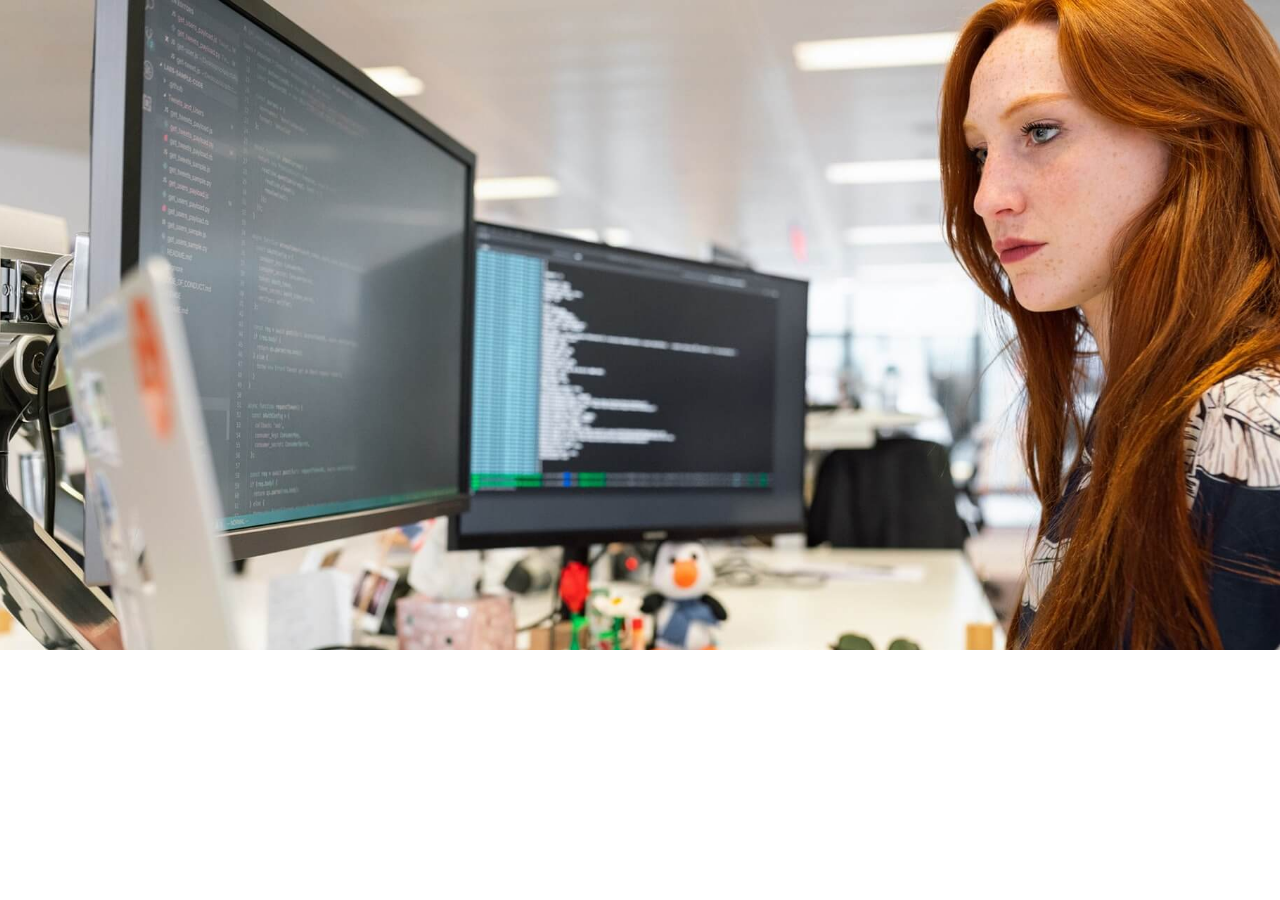
<file: html/background.html>
<!doctype html>
<html lang="en">
  <head>
    <meta charset="UTF-8" />
    <meta name="viewport" content="width=device-width, initial-scale=1.0" />
    <title>background</title>
    <link rel="stylesheet" href="../style.css" />
    <link rel="stylesheet" href="../css/background.css" />
  </head>
  <body>
    <div class="bg"></div>
  </body>
</html>
</file>
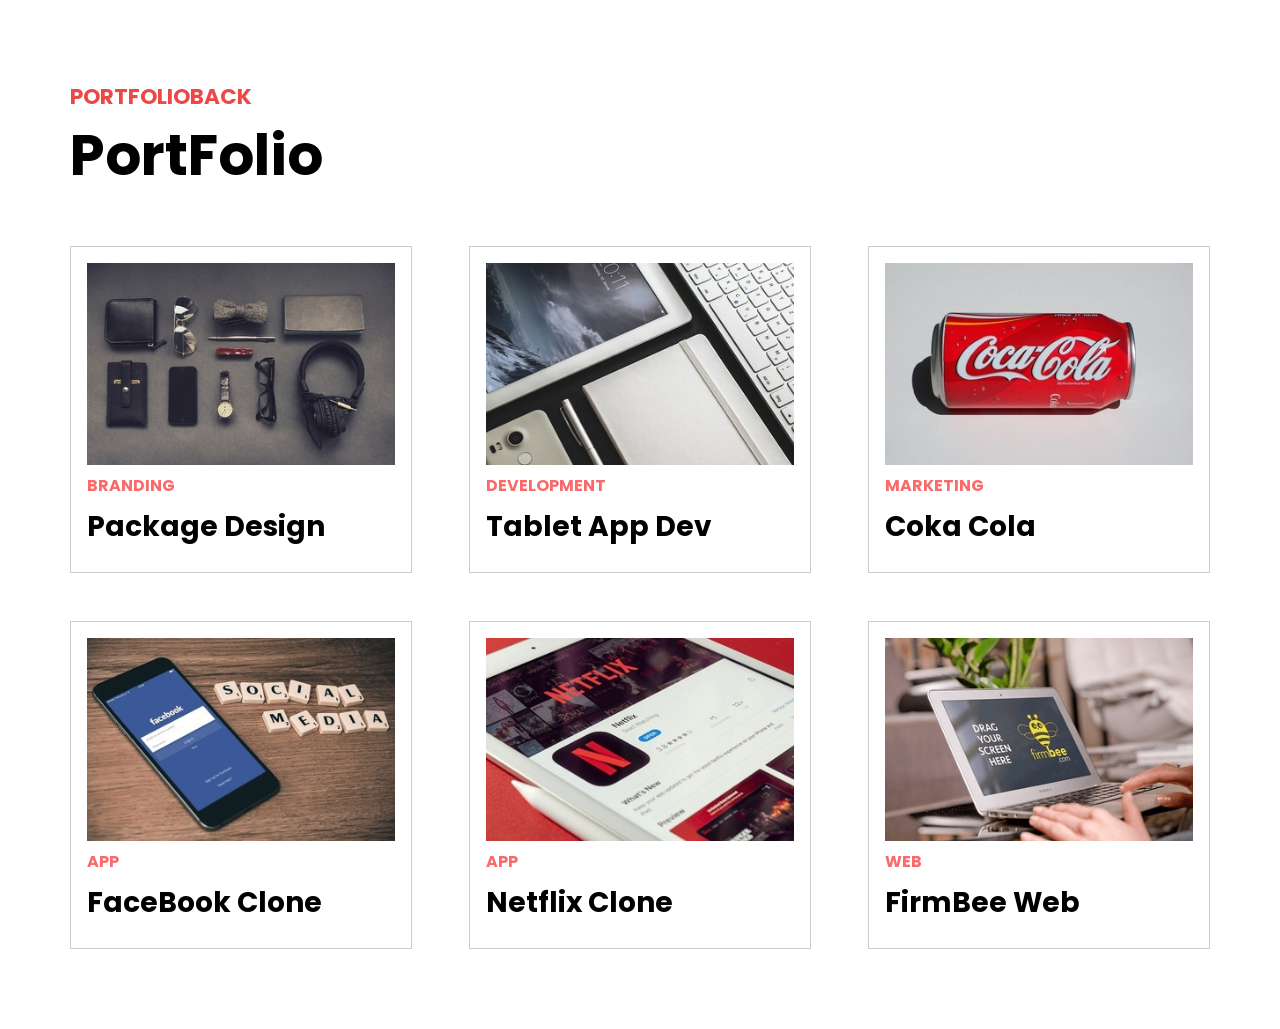
<file: html/portfolio.html>
<!doctype html>
<html lang="en">
  <head>
    <meta charset="UTF-8" />
    <meta name="viewport" content="width=device-width, initial-scale=1.0" />
    <title>PortFolio</title>
    <link rel="stylesheet" href="../style.css" />
    <link rel="stylesheet" href="../css/portfolio.css" />
  </head>
  <body>
    <section id="portfolio">
      <div class="container">
        <div class="title">
          <h4>PORTFOLIOBACK</h4>
          <h2>PortFolio</h2>
        </div>
        <div class="portfolio-me">
          <div class="portfolio-inner">
            <img src="../images/mock1.png" alt="샘플 이미지1" />
            <strong>BRANDING</strong>
            <h3>Package Design</h3>
          </div>
          <div class="portfolio-inner">
            <img src="../images/mock2.png" alt="샘플 이미지2" />
            <strong>DEVELOPMENT</strong>
            <h3>Tablet App Dev</h3>
          </div>
          <div class="portfolio-inner">
            <img src="../images/mock3.png" alt="샘플 이미지3" />
            <strong>MARKETING</strong>
            <h3>Coka Cola</h3>
          </div>
          <div class="portfolio-inner">
            <img src="../images/mock4.png" alt="샘플 이미지4" />
            <strong>APP</strong>
            <h3>FaceBook Clone</h3>
          </div>
          <div class="portfolio-inner">
            <img src="../images/mock5.png" alt="샘플 이미지5" />
            <strong>APP</strong>
            <h3>Netflix Clone</h3>
          </div>
          <div class="portfolio-inner">
            <img src="../images/mock6.png" alt="샘플 이미지6" />
            <strong>WEB</strong>
            <h3>FirmBee Web</h3>
          </div>
        </div>
      </div>
    </section>
  </body>
</html>
</file>
<file: style.css>
@import url("https://fonts.googleapis.com/css2?family=Poppins:ital,wght@0,100;0,200;0,300;0,400;0,500;0,600;0,700;0,800;0,900;1,100;1,200;1,300;1,400;1,500;1,600;1,700;1,800;1,900&family=Varela+Round&display=swap");

* {
  margin: 0;
  padding: 0;
  box-sizing: border-box;
}

a,
a:link,
a:visited {
  color: inherit;
  text-decoration: none;
}

li {
  list-style: none;
}

.container {
  width: 1140px;
  margin: 0 auto;
}
/* header */
header {
  /* background-color: red; */
  position: absolute;
  top: 0;
  width: 100%;
  padding: 1rem;
}

header .container {
  /* background-color: green; */
  display: flex;
  justify-content: space-between;
  align-items: center;
  width: 100%;
}
header button {
  background-color: transparent;
  border: 0;
  cursor: pointer;
  color: white;
}

header h1 button {
  font-size: 2rem;
  font-weight: bold;
}

header nav ul {
  display: flex;
}

header nav ul li {
  padding: 10px;
}

header nav ul li button {
  font-size: 1.2rem;
}

/* main */
main {
  width: 100%;
  height: 100vh;
  color: white;
  background:
    linear-gradient(rgba(0, 0, 0, 0.8), rgba(0, 0, 0, 0.8)),
    url("../images/me.jpg") center center;
  background-size: cover;
  display: flex;
  justify-content: center;
  align-items: center;
  text-align: center;
}

main h4 {
  font-size: 2rem;
}

main h2 {
  font-family: "Varela Round", sans-serif;
  font-size: 3.5rem;
  margin: 2rem 0;
  letter-spacing: 3px;
}

main p {
  max-width: 500px;
  margin: 0 auto;
  font-size: 1.25rem;
}
main button.download {
  background-color: transparent;
  border: 3px solid white;
  border-radius: 20px;
  padding: 1rem 2rem;
  margin-top: 3rem;
  color: white;
  font-weight: bold;
  cursor: pointer;
}

main button.mouse {
  background-color: transparent;
  border: none;
  font-size: 2rem;
  position: absolute;
  bottom: 1rem;
  left: 50%;
  transform: translateX(-50%);
  color: white;
  animation: upDown 1s ease-in-out infinite;
}

main h2 span::after {
  content: "";
  height: 40px;
  width: 3px;
  background-color: #fff;
  display: inline-block;
  animation: blink 0.7s ease-in-out infinite;
}

@keyframes blink {
  0% {
    opacity: 1;
  }

  100% {
    opacity: 0;
  }
}

@keyframes upDown {
  0% {
    bottom: 1rem;
  }
  50% {
    bottom: 1.5em;
  }
  100% {
    bottom: 1rem;
  }
}

/* about_me와 what_i_do 공통된 css에 담기 */
section {
  font-family: "Poppins", sans-serif;
  padding: 5rem 0;
}

section:nth-child(2n) {
  background-color: #f8f8f8;
}

section .title {
  margin-bottom: 3rem;
}

section .title h4 {
  font-size: 1.35rem;
  color: #ed4848;
  position: relative;
}

section .title h2 {
  font-size: 3.5rem;
}

section .title p {
  font-size: 1.15rem;
}

/* about me */
section .about-self::after {
  content: "";
  clear: both;
  display: block;
}
section .about-self .left {
  width: 50%;
  float: left;
}

section .about-self .left img {
  width: 100%;
}

section .about-self .right {
  width: 50%;
  float: left;
  padding: 0 2rem;
}

section .about-self .right h3 {
  font-size: 2.25rem;
  margin-bottom: 1rem;
}
section .about-self .right h3 strong {
  color: #ed4848;
}
section .about-self .right p {
  font-size: 1.15rem;
  margin: 1rem 0;
}

section .about-self .right .social a {
  font-size: 2.5rem;
  margin-right: 0.2rem;
}

/* what i do */

.do-me {
  display: flex;
  gap: 2.5rem;
}

section .do-me .do-inner {
  flex: 1; /* 3개의 카드가 부모 공간을 정확히 1:1:1로 균등 분할 */
  padding: 2rem;
  background-color: #fff;
  cursor: pointer;
  box-shadow: 0 0 10px rgba(0, 0, 0, 0.05); /* 카드 입체감 필요 시 */
}

section .do-me .do-inner .icon i {
  font-size: 2.5rem;
  color: #ff6a6a;
}

section .do-me .do-inner .content h3 {
  font-size: 2rem;
  margin: 1rem 0;
}

section .do-me .do-inner .content p {
  font-size: 1.15rem;
}

section .do-me .do-inner:hover {
  background-color: lightcoral;
  color: white;
}

section .do-me .do-inner:hover .icon i {
  color: white;
}

/* background */
.bg {
  background: url("../images/background.jpg") center center;
  background-size: cover;
  background-attachment: fixed;
  height: 650px;
}

/* portfolio */
section .portfolio-me {
  display: grid;
  grid-template-columns: repeat(3, 1fr);
  gap: 3rem 5%;
}

section .portfolio-inner {
  background-color: #fff;
  padding: 1rem 1rem 1.5rem;
  border: 1px solid #ccc;
}

.portfolio-inner img {
  display: block;
  width: 100%;
}

.portfolio-inner strong {
  color: #fa6a6a;
  margin: 0.5rem 0;
  display: block;
}

.portfolio-inner h3 {
  font-size: 1.75rem;
}

/* contact with me */
.contact-me {
  display: grid;
  grid-template-columns: 1fr 2fr;
  gap: 3.5rem;
  align-items: start;
}

/* 왼쪽 연락처 목록 */
.contact-me .left {
  display: grid;
  gap: 1.25rem;
}

.contact-me .left .card {
  border: 1px solid #ccc;
  padding: 1rem;
  display: flex;
  align-items: center;
  /* gap: 1.25rem; */
  margin-bottom: 1.25rem;
}
.contact-me .icon i {
  font-size: 2rem;
  margin-right: 15px;
}

.contact-me .right .form-group {
  margin-bottom: 1.25rem;
}

.contact-me.right {
  border: 1px solid #ccc;
  padding: 1rem;
}

.contact-me .right .form-group label {
  display: block;
  margin-bottom: 0.85rem;
}
.contact-me .right .form-group input {
  width: 100%;
  padding: 0.625rem;
  outline: none;
  border: 1px solid #ccc;
  border-radius: 10px;
}

.contact-me .right .form-group input:focus,
.contact-me .right .form-group textarea:focus {
  border: 1px solid #719ece;
  box-shadow: 0 0 10px #719ece;
}

.contact-me .right .form-group textarea {
  width: 100%;
  height: 300px;
  outline: none;
  resize: none;
  border: 1px solid #ccc;
  border-radius: 10px;
}

.contact-me .right button {
  width: 100%;
  padding: 1rem;
  background-color: #f78b00;
  border: none;
  color: white;
}
</file>
<file: css/background.css>
.bg {
  background: url("../images/background.jpg") center center;
  background-size: cover;
  background-attachment: fixed;
  height: 650px;
}
</file>
<file: css/portfolio.css>
section .portfolio-me {
  display: grid;
  grid-template-columns: repeat(3, 1fr);
  gap: 3rem 5%;
}

section .portfolio-inner {
  background-color: #fff;
  padding: 1rem 1rem 1.5rem;
  border: 1px solid #ccc;
}

.portfolio-inner img {
  display: block;
  width: 100%;
}

.portfolio-inner strong {
  color: #fa6a6a;
  margin: 0.5rem 0;
  display: block;
}

.portfolio-inner h3 {
  font-size: 1.75rem;
}
</file>
